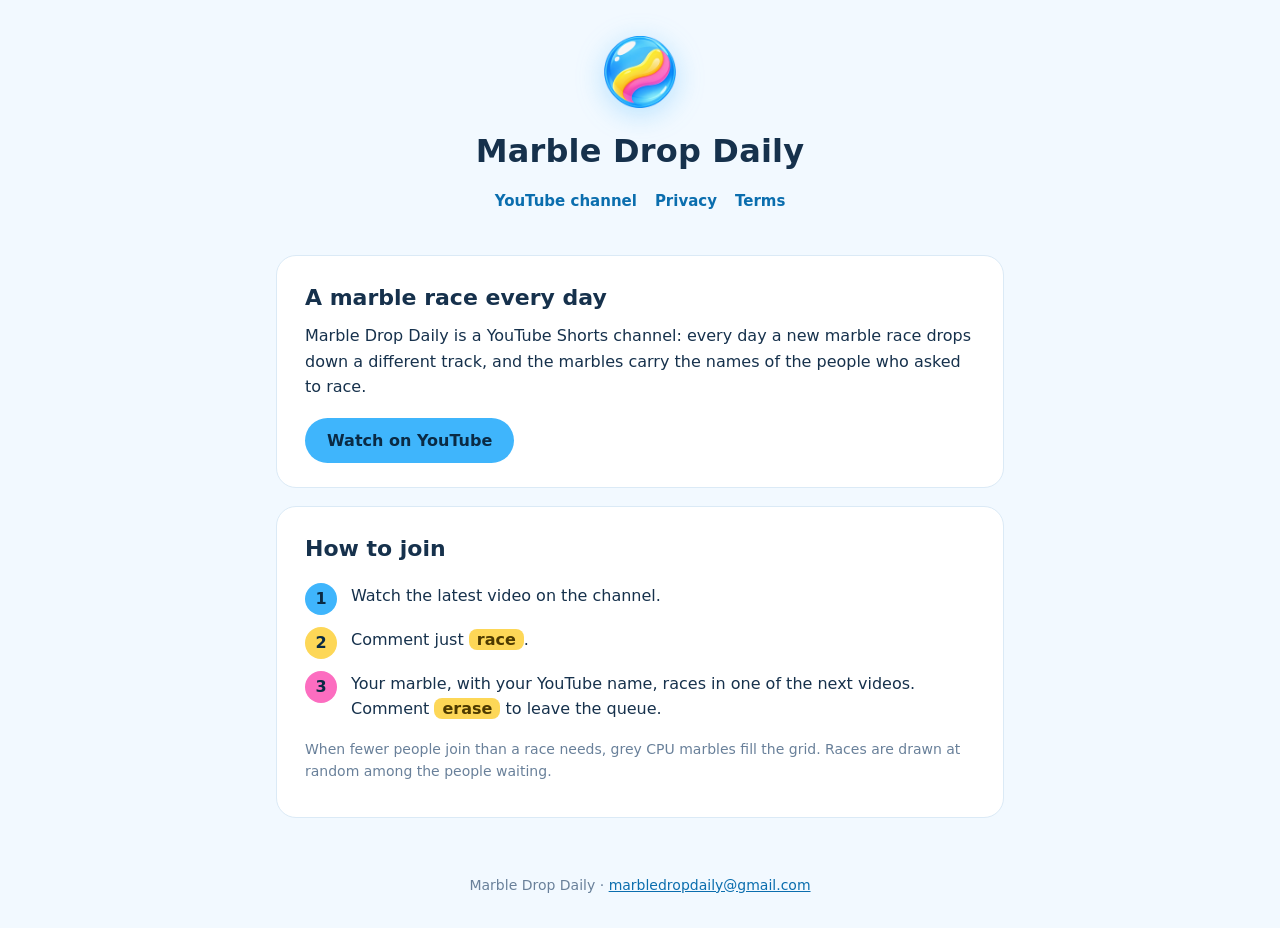
<file: index.html>
<!doctype html>
<html lang="en">
<head>
<meta charset="utf-8">
<meta name="viewport" content="width=device-width, initial-scale=1">
<title>Marble Drop Daily</title>
<meta name="description" content="A marble race every day on YouTube Shorts. Comment race and your marble runs in the next one.">
<link rel="icon" type="image/png" href="favicon.png">
<link rel="stylesheet" href="style.css">
</head>
<body>
<header>
  <a href="./"><img src="logo.png" alt="" width="72" height="72"></a>
  <h1>Marble Drop Daily</h1>
  <nav><a href="https://www.youtube.com/@MarbleDropDaily">YouTube channel</a><a href="privacy.html">Privacy</a><a href="terms.html">Terms</a></nav>
</header>
<main>
  <section class="card">
    <h2>A marble race every day</h2>
    <p>Marble Drop Daily is a YouTube Shorts channel: every day a new marble race drops down a different track, and
      the marbles carry the names of the people who asked to race.</p>
    <a class="button" href="https://www.youtube.com/@MarbleDropDaily">Watch on YouTube</a>
  </section>
  <section class="card">
    <h2>How to join</h2>
    <ol class="steps">
      <li><span>Watch the latest video on the channel.</span></li>
      <li><span>Comment just <span class="word">race</span>.</span></li>
      <li><span>Your marble, with your YouTube name, races in one of the next videos. Comment
        <span class="word">erase</span> to leave the queue.</span></li>
    </ol>
    <p class="muted">When fewer people join than a race needs, grey CPU marbles fill the grid. Races are drawn at
      random among the people waiting.</p>
  </section>
</main>
<footer>Marble Drop Daily · <a href="mailto:marbledropdaily@gmail.com">marbledropdaily@gmail.com</a></footer>
</body>
</html>
</file>
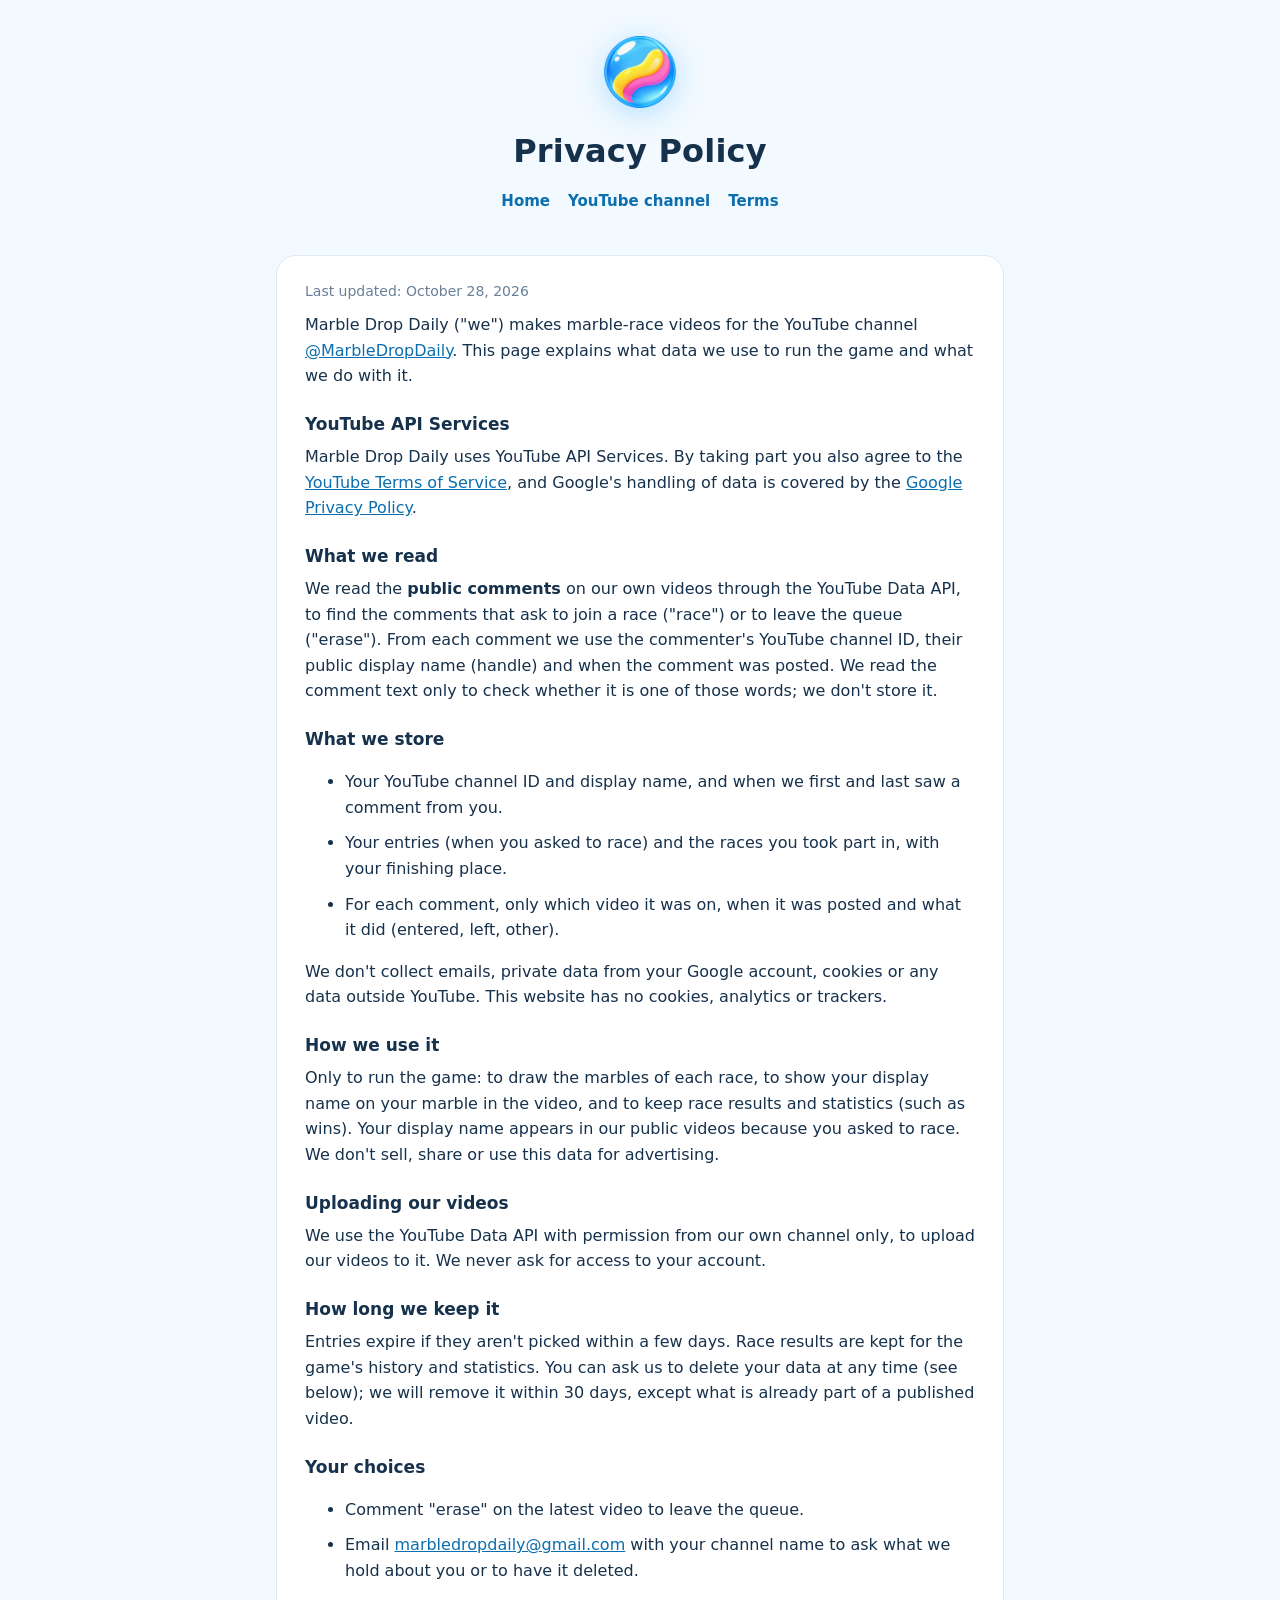
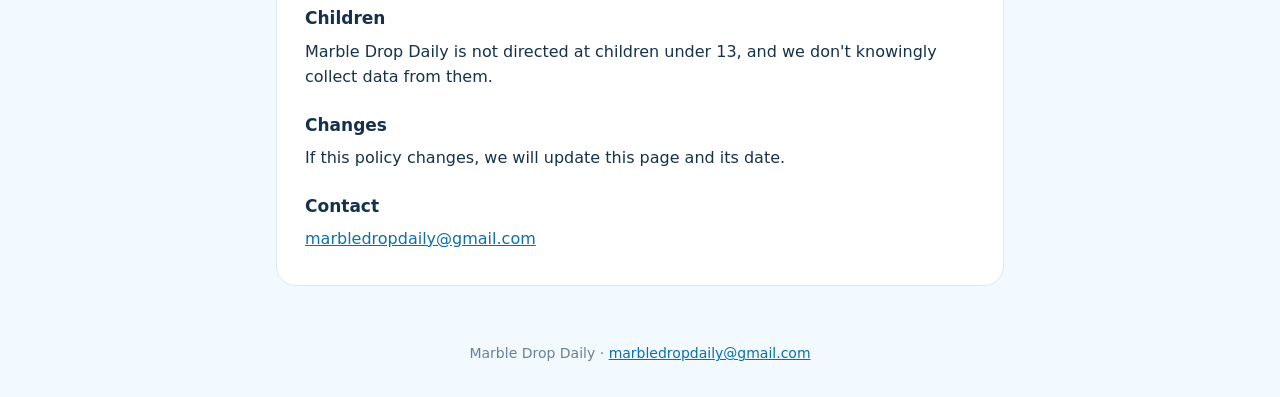
<file: privacy.html>
<!doctype html>
<html lang="en">
<head>
<meta charset="utf-8">
<meta name="viewport" content="width=device-width, initial-scale=1">
<title>Privacy Policy · Marble Drop Daily</title>
<link rel="icon" type="image/png" href="favicon.png">
<link rel="stylesheet" href="style.css">
</head>
<body>
<header>
  <a href="./"><img src="logo.png" alt="" width="72" height="72"></a>
  <h1>Privacy Policy</h1>
  <nav><a href="./">Home</a><a href="https://www.youtube.com/@MarbleDropDaily">YouTube channel</a><a href="terms.html">Terms</a></nav>
</header>
<main>
  <section class="card">
    <p class="muted">Last updated: October 28, 2026</p>
    <p>Marble Drop Daily ("we") makes marble-race videos for the YouTube channel
      <a href="https://www.youtube.com/@MarbleDropDaily">@MarbleDropDaily</a>. This page explains what data we use to
      run the game and what we do with it.</p>

    <h3>YouTube API Services</h3>
    <p>Marble Drop Daily uses YouTube API Services. By taking part you also agree to the
      <a href="https://www.youtube.com/t/terms">YouTube Terms of Service</a>, and Google's handling of data is covered
      by the <a href="https://policies.google.com/privacy">Google Privacy Policy</a>.</p>

    <h3>What we read</h3>
    <p>We read the <strong>public comments</strong> on our own videos through the YouTube Data API, to find the
      comments that ask to join a race ("race") or to leave the queue ("erase"). From each comment we use the
      commenter's YouTube channel ID, their public display name (handle) and when the comment was posted. We read the
      comment text only to check whether it is one of those words; we don't store it.</p>

    <h3>What we store</h3>
    <ul>
      <li>Your YouTube channel ID and display name, and when we first and last saw a comment from you.</li>
      <li>Your entries (when you asked to race) and the races you took part in, with your finishing place.</li>
      <li>For each comment, only which video it was on, when it was posted and what it did (entered, left, other).</li>
    </ul>
    <p>We don't collect emails, private data from your Google account, cookies or any data outside YouTube. This
      website has no cookies, analytics or trackers.</p>

    <h3>How we use it</h3>
    <p>Only to run the game: to draw the marbles of each race, to show your display name on your marble in the video,
      and to keep race results and statistics (such as wins). Your display name appears in our public videos because
      you asked to race. We don't sell, share or use this data for advertising.</p>

    <h3>Uploading our videos</h3>
    <p>We use the YouTube Data API with permission from our own channel only, to upload our videos to it. We never
      ask for access to your account.</p>

    <h3>How long we keep it</h3>
    <p>Entries expire if they aren't picked within a few days. Race results are kept for the game's history and
      statistics. You can ask us to delete your data at any time (see below); we will remove it within 30 days, except
      what is already part of a published video.</p>

    <h3>Your choices</h3>
    <ul>
      <li>Comment "erase" on the latest video to leave the queue.</li>
      <li>Email <a href="mailto:marbledropdaily@gmail.com">marbledropdaily@gmail.com</a> with your channel name to ask
        what we hold about you or to have it deleted.</li>
    </ul>

    <h3>Children</h3>
    <p>Marble Drop Daily is not directed at children under 13, and we don't knowingly collect data from them.</p>

    <h3>Changes</h3>
    <p>If this policy changes, we will update this page and its date.</p>

    <h3>Contact</h3>
    <p><a href="mailto:marbledropdaily@gmail.com">marbledropdaily@gmail.com</a></p>
  </section>
</main>
<footer>Marble Drop Daily · <a href="mailto:marbledropdaily@gmail.com">marbledropdaily@gmail.com</a></footer>
</body>
</html>
</file>
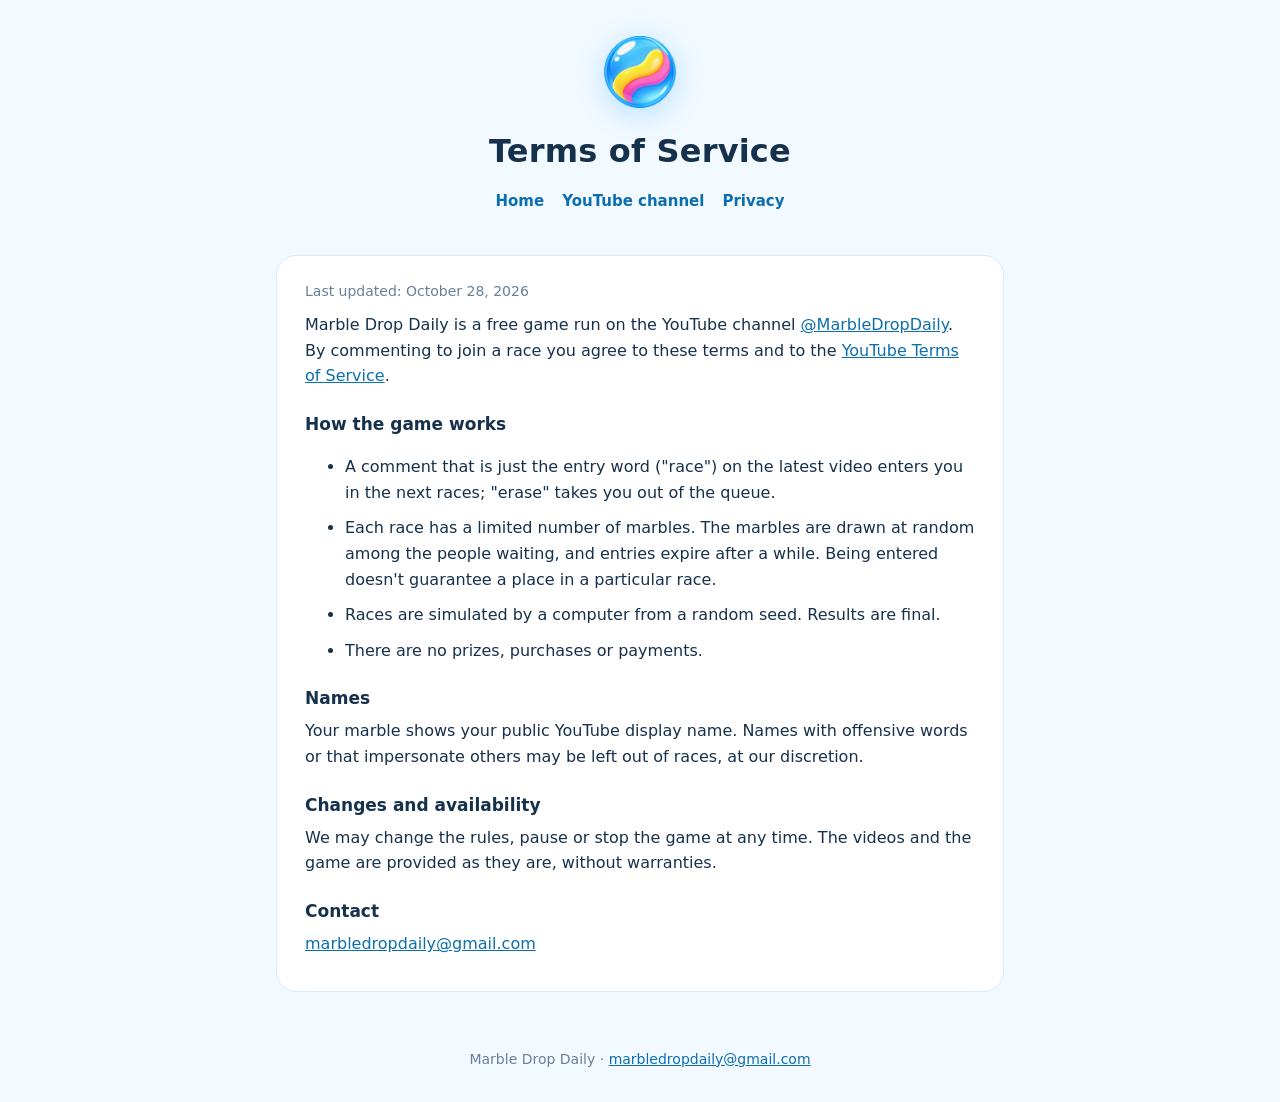
<file: terms.html>
<!doctype html>
<html lang="en">
<head>
<meta charset="utf-8">
<meta name="viewport" content="width=device-width, initial-scale=1">
<title>Terms of Service · Marble Drop Daily</title>
<link rel="icon" type="image/png" href="favicon.png">
<link rel="stylesheet" href="style.css">
</head>
<body>
<header>
  <a href="./"><img src="logo.png" alt="" width="72" height="72"></a>
  <h1>Terms of Service</h1>
  <nav><a href="./">Home</a><a href="https://www.youtube.com/@MarbleDropDaily">YouTube channel</a><a href="privacy.html">Privacy</a></nav>
</header>
<main>
  <section class="card">
    <p class="muted">Last updated: October 28, 2026</p>
    <p>Marble Drop Daily is a free game run on the YouTube channel
      <a href="https://www.youtube.com/@MarbleDropDaily">@MarbleDropDaily</a>. By commenting to join a race you agree
      to these terms and to the <a href="https://www.youtube.com/t/terms">YouTube Terms of Service</a>.</p>

    <h3>How the game works</h3>
    <ul>
      <li>A comment that is just the entry word ("race") on the latest video enters you in the next races; "erase"
        takes you out of the queue.</li>
      <li>Each race has a limited number of marbles. The marbles are drawn at random among the people waiting, and
        entries expire after a while. Being entered doesn't guarantee a place in a particular race.</li>
      <li>Races are simulated by a computer from a random seed. Results are final.</li>
      <li>There are no prizes, purchases or payments.</li>
    </ul>

    <h3>Names</h3>
    <p>Your marble shows your public YouTube display name. Names with offensive words or that impersonate others may
      be left out of races, at our discretion.</p>

    <h3>Changes and availability</h3>
    <p>We may change the rules, pause or stop the game at any time. The videos and the game are provided as they are,
      without warranties.</p>

    <h3>Contact</h3>
    <p><a href="mailto:marbledropdaily@gmail.com">marbledropdaily@gmail.com</a></p>
  </section>
</main>
<footer>Marble Drop Daily · <a href="mailto:marbledropdaily@gmail.com">marbledropdaily@gmail.com</a></footer>
</body>
</html>
</file>
<file: style.css>
/* Marble Drop Daily website: the logo's blue, yellow and pink, like the control panel. */
:root {
  --bg: #f2f9ff;
  --surface: #ffffff;
  --text: #16314c;
  --muted: #69809a;
  --line: #dbeaf6;
  --blue: #3fb5fc;
  --blue-ink: #0b6eae;
  --yellow: #fdd757;
  --pink: #fc6dc0;
  color-scheme: light;
}
@media (prefers-color-scheme: dark) {
  :root { --bg: #0e1824; --surface: #152232; --text: #e4f0fb; --muted: #8fa7c0; --line: #243649; --blue-ink: #8fd3ff;
          color-scheme: dark; }
}
* { box-sizing: border-box; }
body { margin: 0; background: var(--bg); color: var(--text); font: 16px/1.6 system-ui, -apple-system, "Segoe UI", sans-serif; }
header { display: flex; flex-direction: column; align-items: center; gap: 6px; padding: 36px 16px 8px; text-align: center; }
header img { width: 72px; height: 72px; filter: drop-shadow(0 6px 14px rgba(63, 181, 252, 0.35)); }
header a { color: inherit; text-decoration: none; }
h1 { margin: 4px 0 0; font-size: 32px; letter-spacing: 0.2px; }
nav { display: flex; gap: 18px; justify-content: center; flex-wrap: wrap; margin-top: 6px; font-size: 15px; }
nav a { color: var(--blue-ink); text-decoration: none; font-weight: 600; }
nav a:hover { text-decoration: underline; }
main { max-width: 760px; margin: 0 auto; padding: 16px 16px 56px; }
.card { background: var(--surface); border: 1px solid var(--line); border-radius: 20px; padding: 24px 28px; margin-top: 18px; }
h2 { font-size: 22px; margin: 0 0 8px; }
h3 { font-size: 17px; margin: 22px 0 6px; }
p, li { margin: 0 0 10px; }
a { color: var(--blue-ink); }
.muted { color: var(--muted); font-size: 14px; }
.steps { display: grid; gap: 12px; padding: 0; list-style: none; counter-reset: step; }
.steps li { counter-increment: step; display: flex; gap: 14px; align-items: flex-start; margin: 0; }
.steps li::before { content: counter(step); flex: none; width: 32px; height: 32px; border-radius: 50%; display: grid; place-items: center;
  font-weight: 700; color: #0a2a44; background: var(--blue); }
.steps li:nth-child(2)::before { background: var(--yellow); }
.steps li:nth-child(3)::before { background: var(--pink); }
.word { font-weight: 700; padding: 1px 8px; border-radius: 8px; background: var(--yellow); color: #4d3a00; }
.button { display: inline-block; margin-top: 8px; padding: 10px 22px; border-radius: 99px; background: var(--blue); color: #0a2a44;
  font-weight: 700; text-decoration: none; }
footer { text-align: center; color: var(--muted); font-size: 14px; padding: 0 16px 32px; }
</file>
